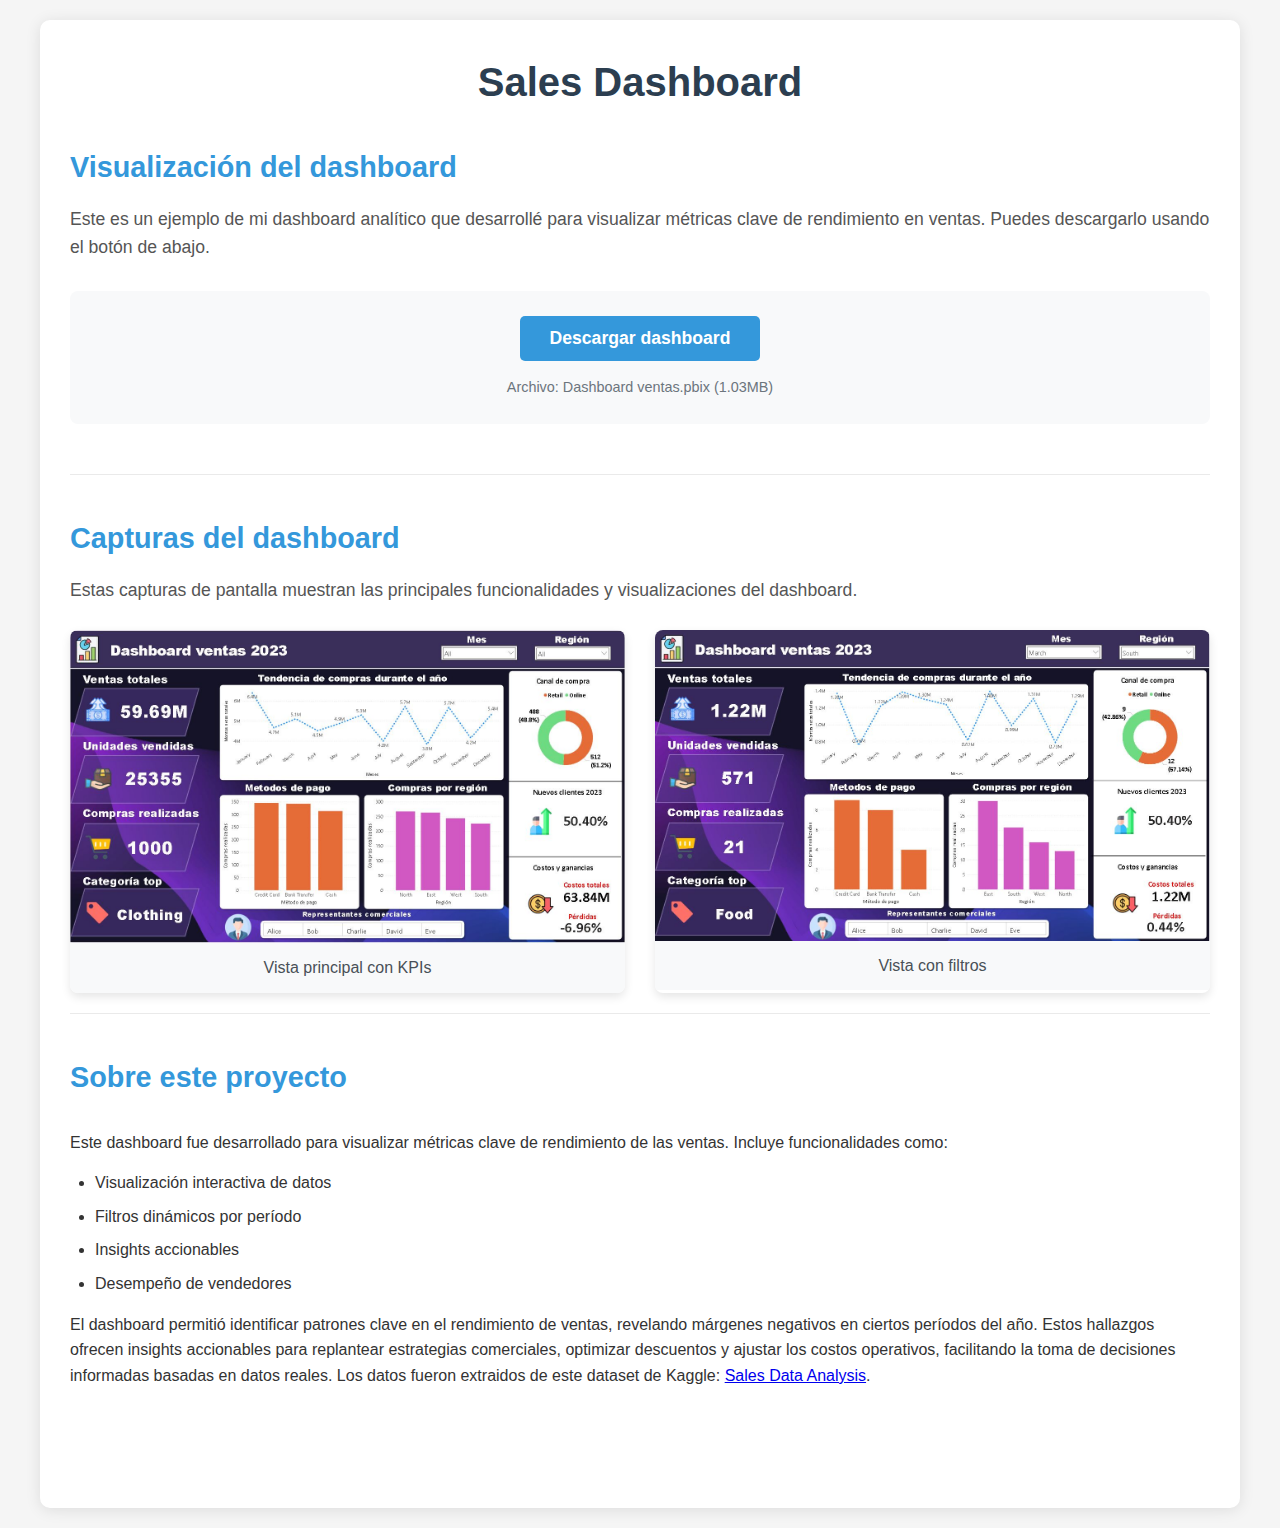
<file: dashboard.html>
<!DOCTYPE html>
<html lang="es">
<head>
    <meta charset="UTF-8">
    <meta name="viewport" content="width=device-width, initial-scale=1.0">
    <title>Dashboard ventas - Portfolio</title>
    <link rel="stylesheet" href="style_dash.css">
</head>
<body>
    <div class="container">
        <h1>Sales Dashboard</h1>
        
        <div class="dashboard-section">
            <h2 class="section-title">Visualización del dashboard</h2>
            <p class="dashboard-description">Este es un ejemplo de mi dashboard analítico que desarrollé para visualizar métricas clave de rendimiento en ventas. Puedes descargarlo usando el botón de abajo.</p>
            
            <div class="download-section">
                <button class="download-btn" id="downloadBtn">Descargar dashboard</button>
                <p class="download-info">Archivo: Dashboard ventas.pbix (1.03MB)</p>
            </div>
        </div>
        
        <div class="dashboard-section">
            <h2 class="section-title">Capturas del dashboard</h2>
            <p class="section-description">Estas capturas de pantalla muestran las principales funcionalidades y visualizaciones del dashboard.</p>
            
            <div class="image-gallery">
                <div class="image-container">
                    <img src="proyecto4.JPG" alt="Vista principal del dashboard" class="dashboard-image">
                    <div class="image-caption">Vista principal con KPIs</div>
                </div>
                <div class="image-container">
                    <img src="cap.JPG" alt="Vista detalle del dashboard" class="dashboard-image">
                    <div class="image-caption">Vista con filtros</div>
                </div>
            </div>
        </div>
        
        <div class="dashboard-section">
            <h2 class="section-title">Sobre este proyecto</h2>
            <div class="project-description">
                <p>Este dashboard fue desarrollado para visualizar métricas clave de rendimiento de las ventas. Incluye funcionalidades como:</p>
                <ul>
                    <li>Visualización interactiva de datos</li>
                    <li>Filtros dinámicos por período</li>
                    <li>Insights accionables</li>
                    <li>Desempeño de vendedores</li>

                </ul>
                <p>El dashboard permitió identificar patrones clave en el rendimiento de ventas, revelando márgenes negativos en ciertos períodos del año. 
                    Estos hallazgos ofrecen insights accionables para replantear estrategias comerciales, optimizar descuentos y ajustar los costos operativos, facilitando la toma de decisiones informadas basadas en datos reales.
                    Los datos fueron extraidos de este dataset de Kaggle: <a href="https://www.kaggle.com/datasets/vinothkannaece/sales-dataset/data" target="_blank">Sales Data Analysis</a>.
            </div>
        </div>
    </div>

    <script src="script.js"></script>
</body>
</html>
</file>
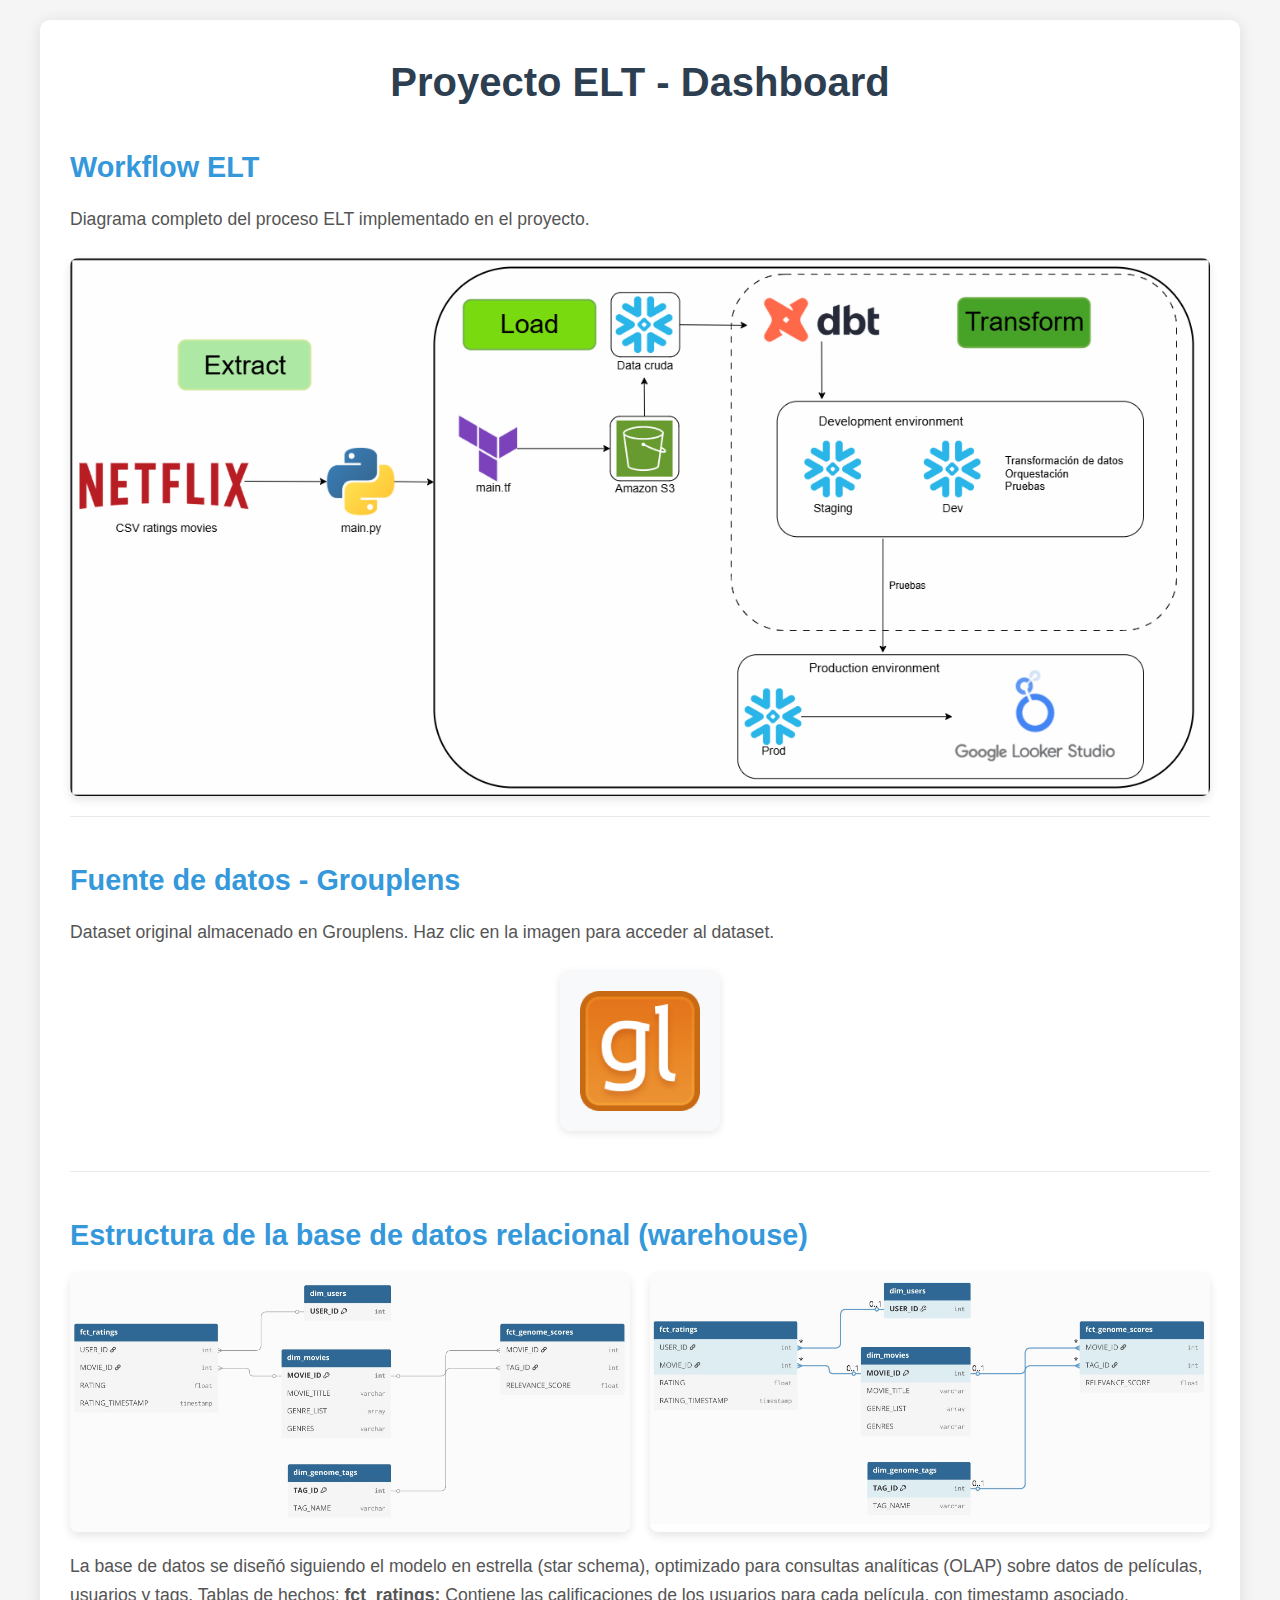
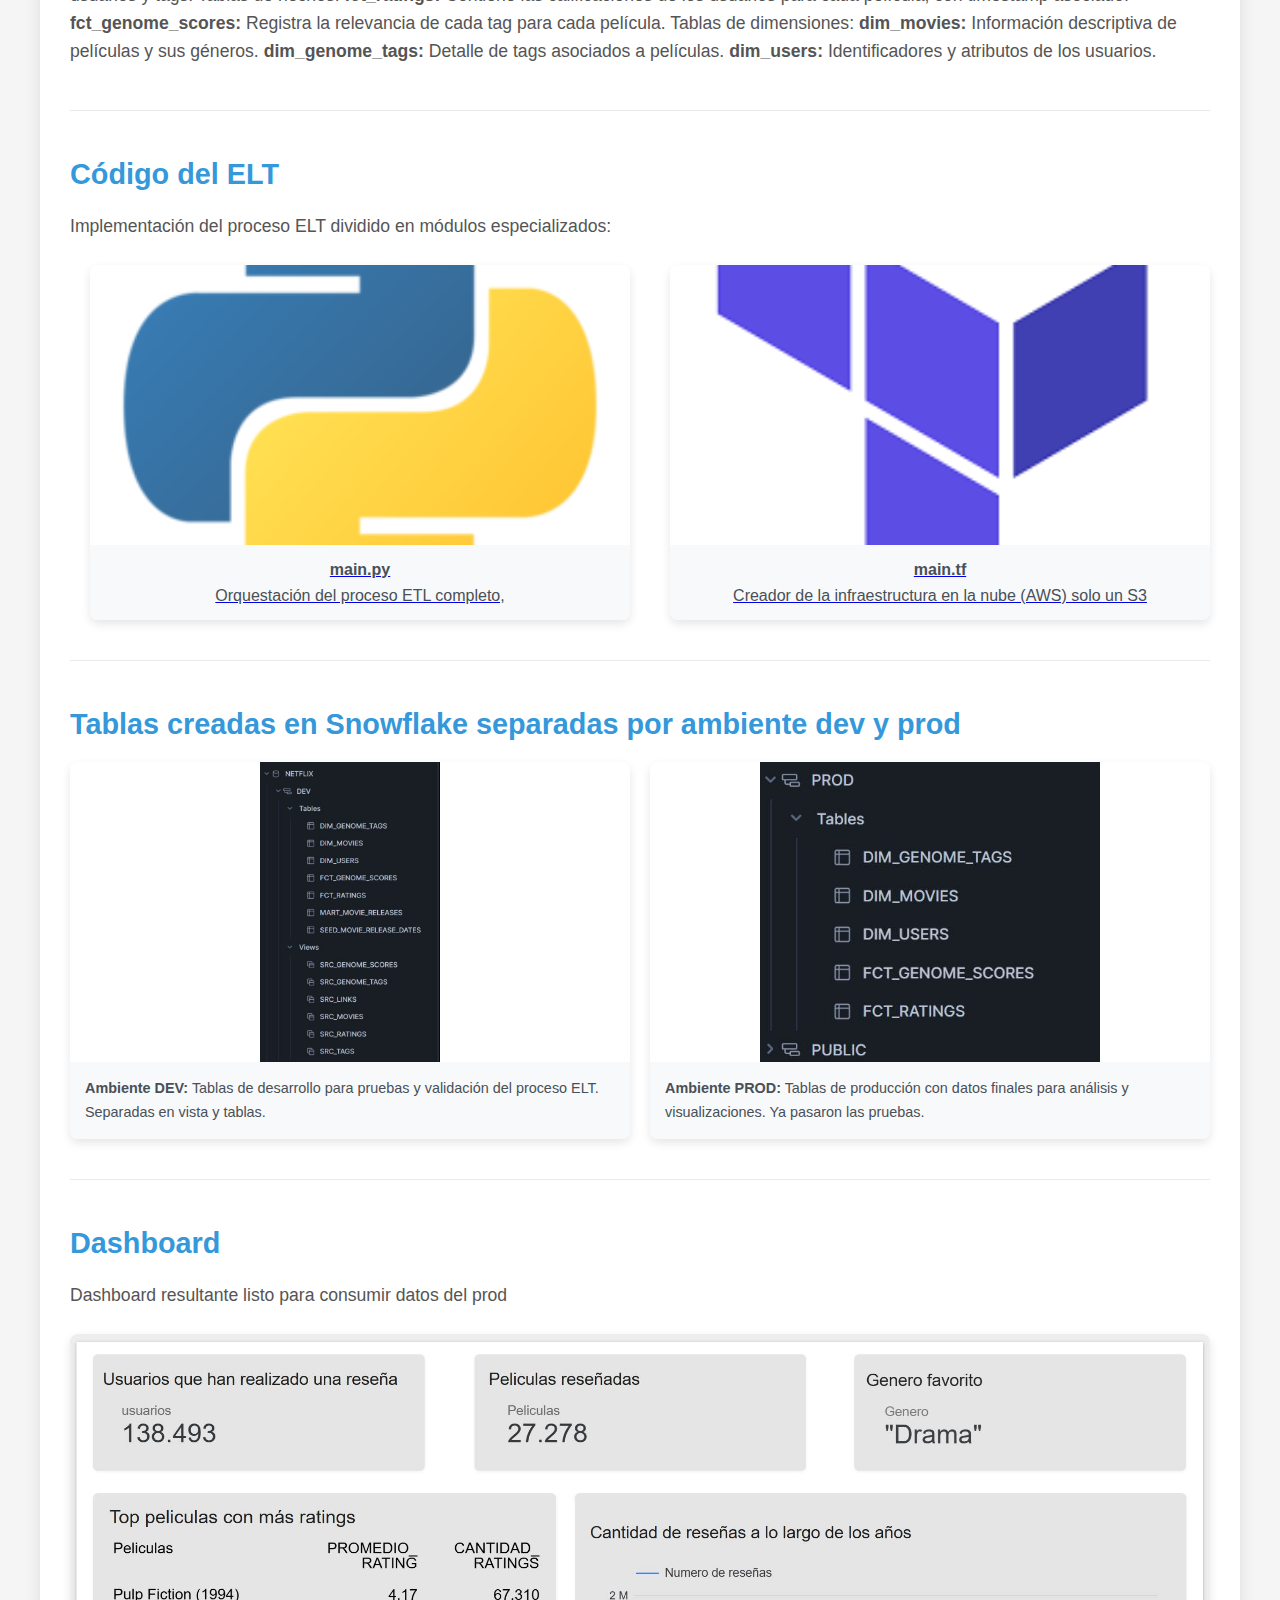
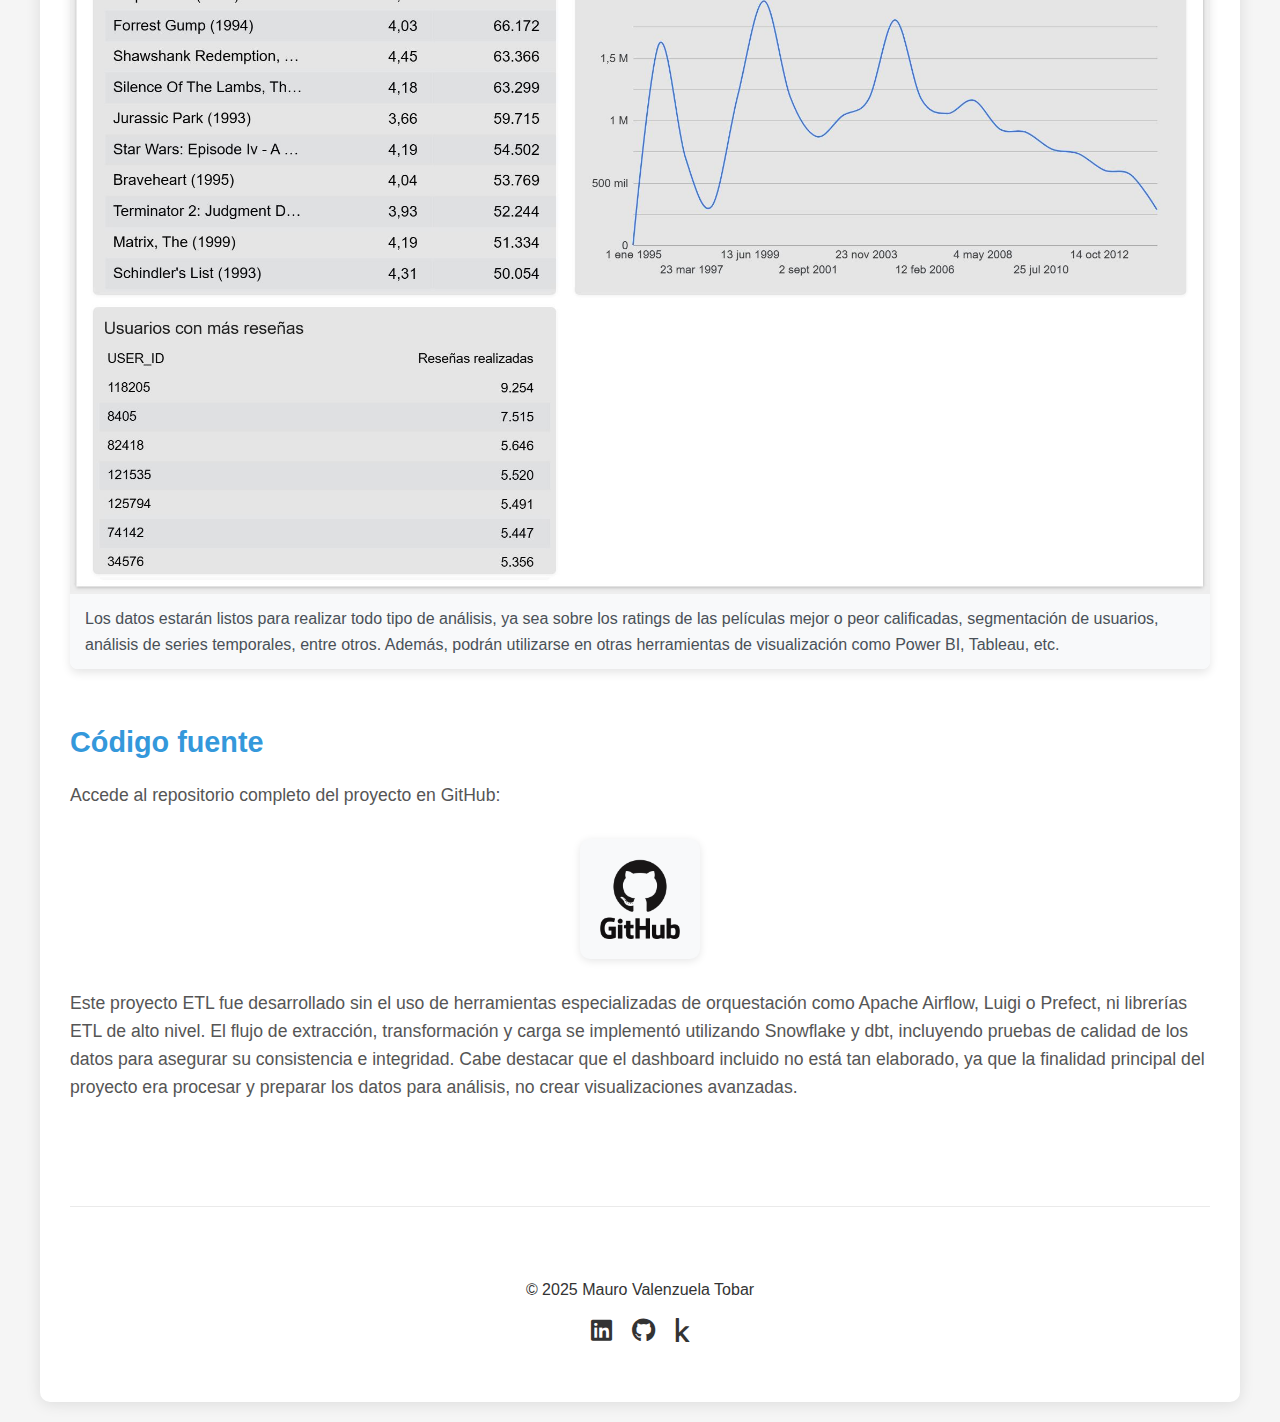
<file: elt.html>
<html lang="es">
<head>
    <meta charset="UTF-8">
    <meta name="viewport" content="width=device-width, initial-scale=1.0">
    <title>Portfolio ETL Dashboard</title>
    <link rel="stylesheet" href="style_elt.css">
    <link rel="stylesheet" href="https://cdnjs.cloudflare.com/ajax/libs/font-awesome/6.0.0/css/all.min.css"> 
</head>
<body>
    <div class="container">
        <!-- Título proyecto -->
        <h1>Proyecto ELT - Dashboard</h1>

        <!-- Workflow ELT -->
        <div class="dashboard-section">
            <h2 class="section-title">Workflow ELT</h2>
            <p class="section-description">Diagrama completo del proceso ELT implementado en el proyecto.</p>
            <div class="workflow-container">
                <img src="/elt-proyecto/ELT netflix.drawio.png" alt="Workflow ELT" class="workflow-image">
            </div>
        </div>

        <!-- Fuente de datos (Grouplens) -->
        <div class="dashboard-section">
            <h2 class="section-title">Fuente de datos - Grouplens</h2>
            <p class="section-description">Dataset original almacenado en Grouplens. Haz clic en la imagen para acceder al dataset.</p>
            <div class="grouplens-container">
                <a href="https://grouplens.org/datasets/movielens/20m/" class="grouplens-link" target="_blank">
                    <img src="/elt-proyecto/5495590.png" alt="grouplens Logo" class="grouplens-logo">
                </a>
            </div>
        </div>

        <!-- Estructura de la RDB -->
        <div class="dashboard-section">
            <h2 class="section-title">Estructura de la base de datos relacional (warehouse)</h2>
            <div class="rdb-gallery">
                <div class="rdb-container">
                    <img src="/elt-proyecto/diagram1db.JPG" alt="Diagrama ER" class="rdb-image">
                </div>
                <div class="rdb-container">
                    <img src="/elt-proyecto/diagram2db.JPG" alt="Relaciones entre Tablas" class="rdb-image">
                </div>
            </div>
            <p class="section-description">La base de datos se diseñó siguiendo el modelo en estrella (star schema), optimizado para consultas analíticas (OLAP) sobre datos de películas, usuarios y tags.

Tablas de hechos:
<b> fct_ratings:</b> Contiene las calificaciones de los usuarios para cada película, con timestamp asociado.
<b> fct_genome_scores:</b> Registra la relevancia de cada tag para cada película.
Tablas de dimensiones:
<b> dim_movies:</b> Información descriptiva de películas y sus géneros.
<b> dim_genome_tags:</b> Detalle de tags asociados a películas.
<b> dim_users:</b> Identificadores y atributos de los usuarios.</p>

        </div>

        <!-- Código Python ETL -->
        <div class="dashboard-section">
            <h2 class="section-title">Código del ELT</h2>
            <p class="section-description">Implementación del proceso ELT dividido en módulos especializados:</p>
            <div class="python-gallery">
                <a href = "https://github.com/Mvt3/ELT-DBT-SNOW/blob/main/main.py" target="_blank"><div class="python-container">
                    <img src="file_type_python_icon_130221 (1).png" alt="main.py" class="python-image">
                    <div class="python-description">
                        <strong>main.py</strong><br>
                        Orquestación del proceso ETL completo, 
                    </div></a>
                </div>
                <a href="https://github.com/Mvt3/ELT-DBT-SNOW/blob/main/main.tf" target="_blank"> <div class="python-container">
                    <img src="/elt-proyecto/terraform.png" alt="terraform" class="python-image">
                    <div class="python-description">
                        <strong>main.tf</strong><br>
                        Creador de la infraestructura en la nube (AWS) solo un S3
                    </div></a>
                </div>
                
                </div>
        </div>

        <!-- tablas -->
      <div class="dashboard-section">
    <h2 class="section-title">Tablas creadas en Snowflake separadas por ambiente dev y prod</h2>
    
    <div class="snowflake-gallery">
        <div class="snowflake-container">
            <img src="/elt-proyecto/dev.JPG" alt="Ambiente Dev" class="snowflake-image">
            <div class="snowflake-description">
                <strong>Ambiente DEV:</strong> Tablas de desarrollo para pruebas y validación del proceso ELT. Separadas en vista y tablas.
            </div>
        </div>
        
        <div class="snowflake-container">
            <img src="/elt-proyecto/prod.JPG" alt="Ambiente Prod" class="snowflake-image">
            <div class="snowflake-description">
                <strong>Ambiente PROD:</strong> Tablas de producción con datos finales para análisis y visualizaciones. Ya pasaron las pruebas.
            </div>
        </div>
    </div>
</div>

        <!-- Dashboard -->
        <div class="dashboard-section">
            <h2 class="section-title">Dashboard</h2>
            <p class="section-description">Dashboard resultante listo para consumir datos del prod</p>
            
            <div class="sql-container">
                <img src="/elt-proyecto/dashboard.JPG" alt="Consulta SQL 1" class="sql-image">
                <div class="sql-description">
                     Los datos estarán listos para realizar todo tipo de análisis, ya sea sobre los ratings de las películas mejor o peor calificadas, segmentación de usuarios, análisis de series temporales, entre otros.
                    Además, podrán utilizarse en otras herramientas de visualización como Power BI, Tableau, etc.
            
                </div>
            </div>    

            <!-- Repositorio GitHub -->
            <div class="dashboard-section">
                <h2 class="section-title">Código fuente</h2>
                <p class="section-description">Accede al repositorio completo del proyecto en GitHub:</p>
                <div class="github-container">
                <a href="https://github.com/Mvt3/ELT-DBT-SNOW/tree/main" class="github-link" target="_blank">
                    <img src="github_original_wordmark_logo_icon_146506.png" alt="GitHub Logo" class="github-logo">
                </a>
            </div>
            <p class="section-description">Este proyecto ETL fue desarrollado sin el uso de herramientas especializadas de orquestación como Apache Airflow, Luigi o Prefect, ni librerías ETL de alto nivel.
El flujo de extracción, transformación y carga se implementó utilizando Snowflake y dbt, incluyendo pruebas de calidad de los datos para asegurar su consistencia e integridad.
Cabe destacar que el dashboard incluido no está tan elaborado, ya que la finalidad principal del proyecto era procesar y preparar los datos para análisis, no crear visualizaciones avanzadas.</p>
        </div>
    </div>


    <!-- Footer -->
    <footer class="footer">
        <div class="footer-content">
            <p>&copy; 2025 Mauro Valenzuela Tobar</p>
            <div class="footer-social">
                <a href="https://www.linkedin.com/in/mauro-valenzuela-tobar" target="_blank" aria-label="LinkedIn">
                    <i class="fab fa-linkedin"></i>
                </a>
                <a href="https://github.com/Mvt3" target="_blank" aria-label="GitHub">
                    <i class="fab fa-github"></i>
                </a>
                <a href="https://kaggle.com/maurovt/code" target="_blank" aria-label="Kaggle">
                    <i class="fab fa-kaggle"></i>
                </a>
            </div>
        </div>
    </footer>
</body>
</html>
</file>
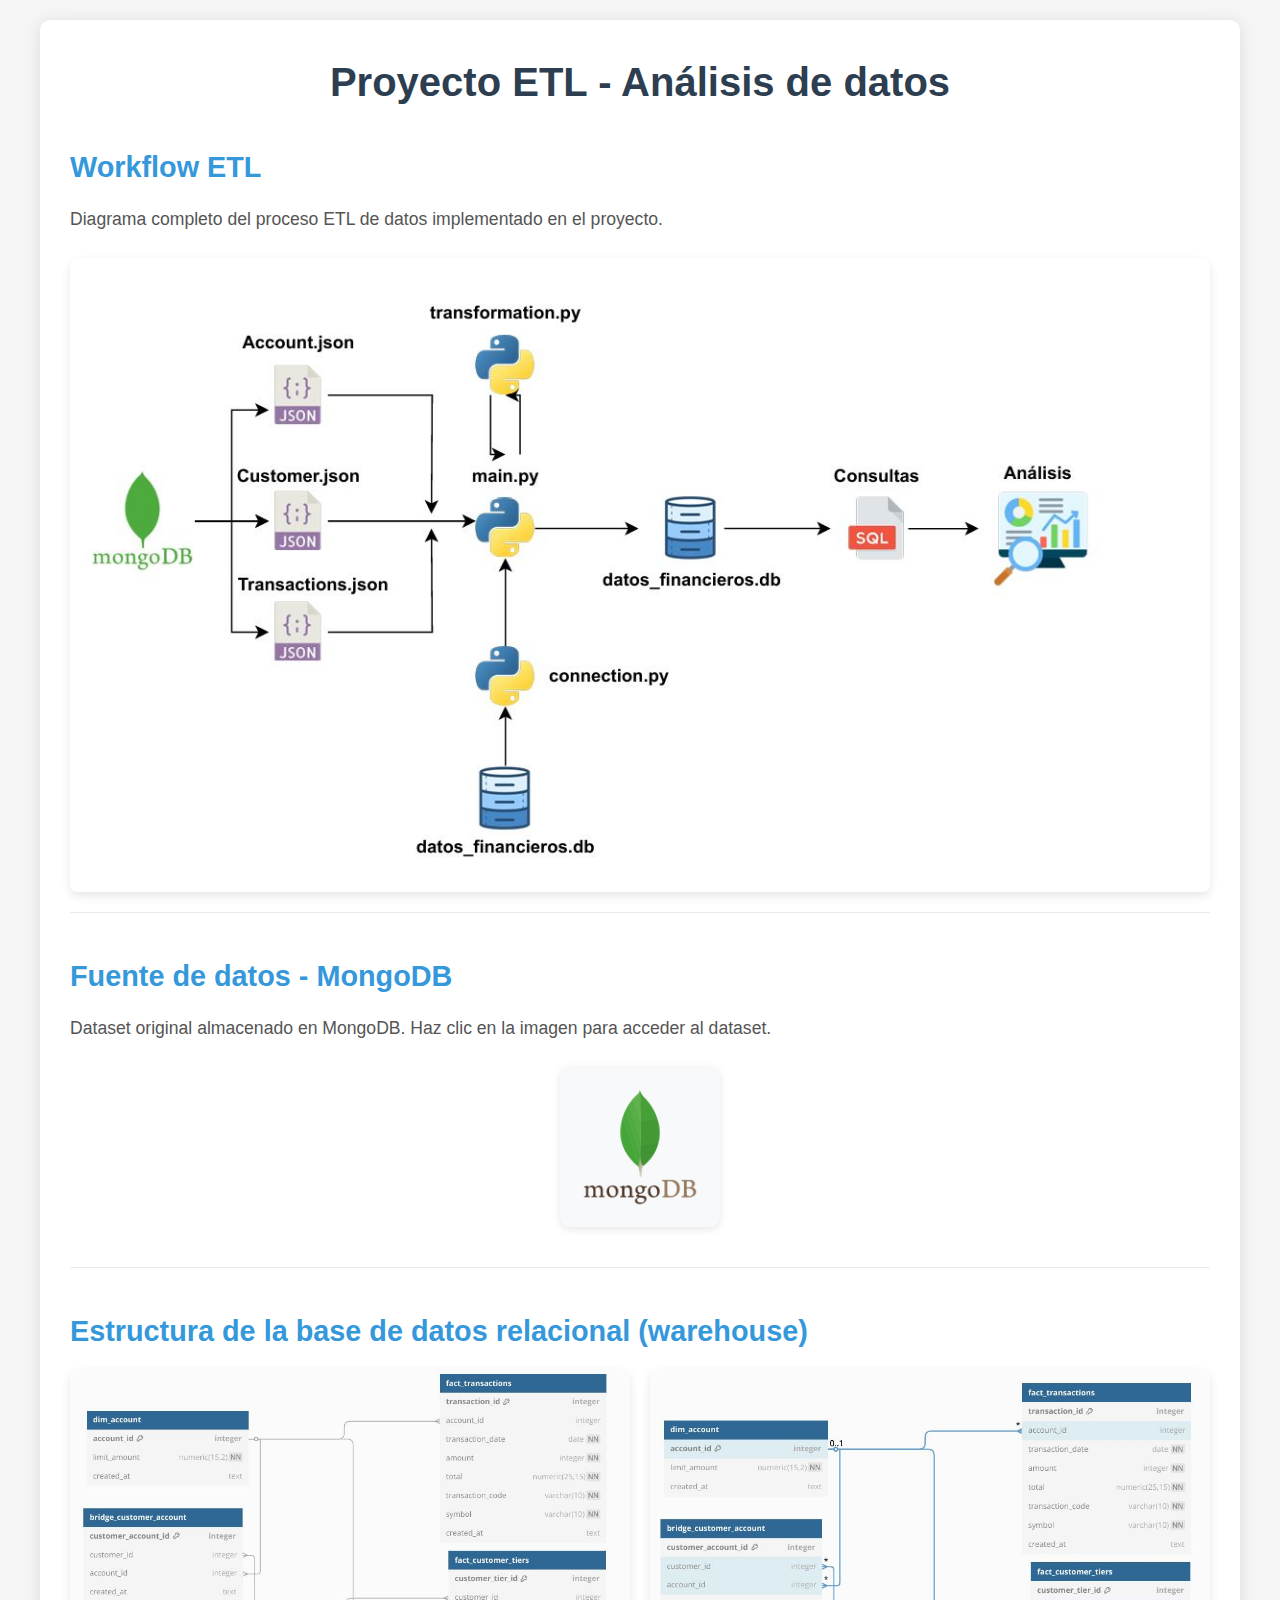
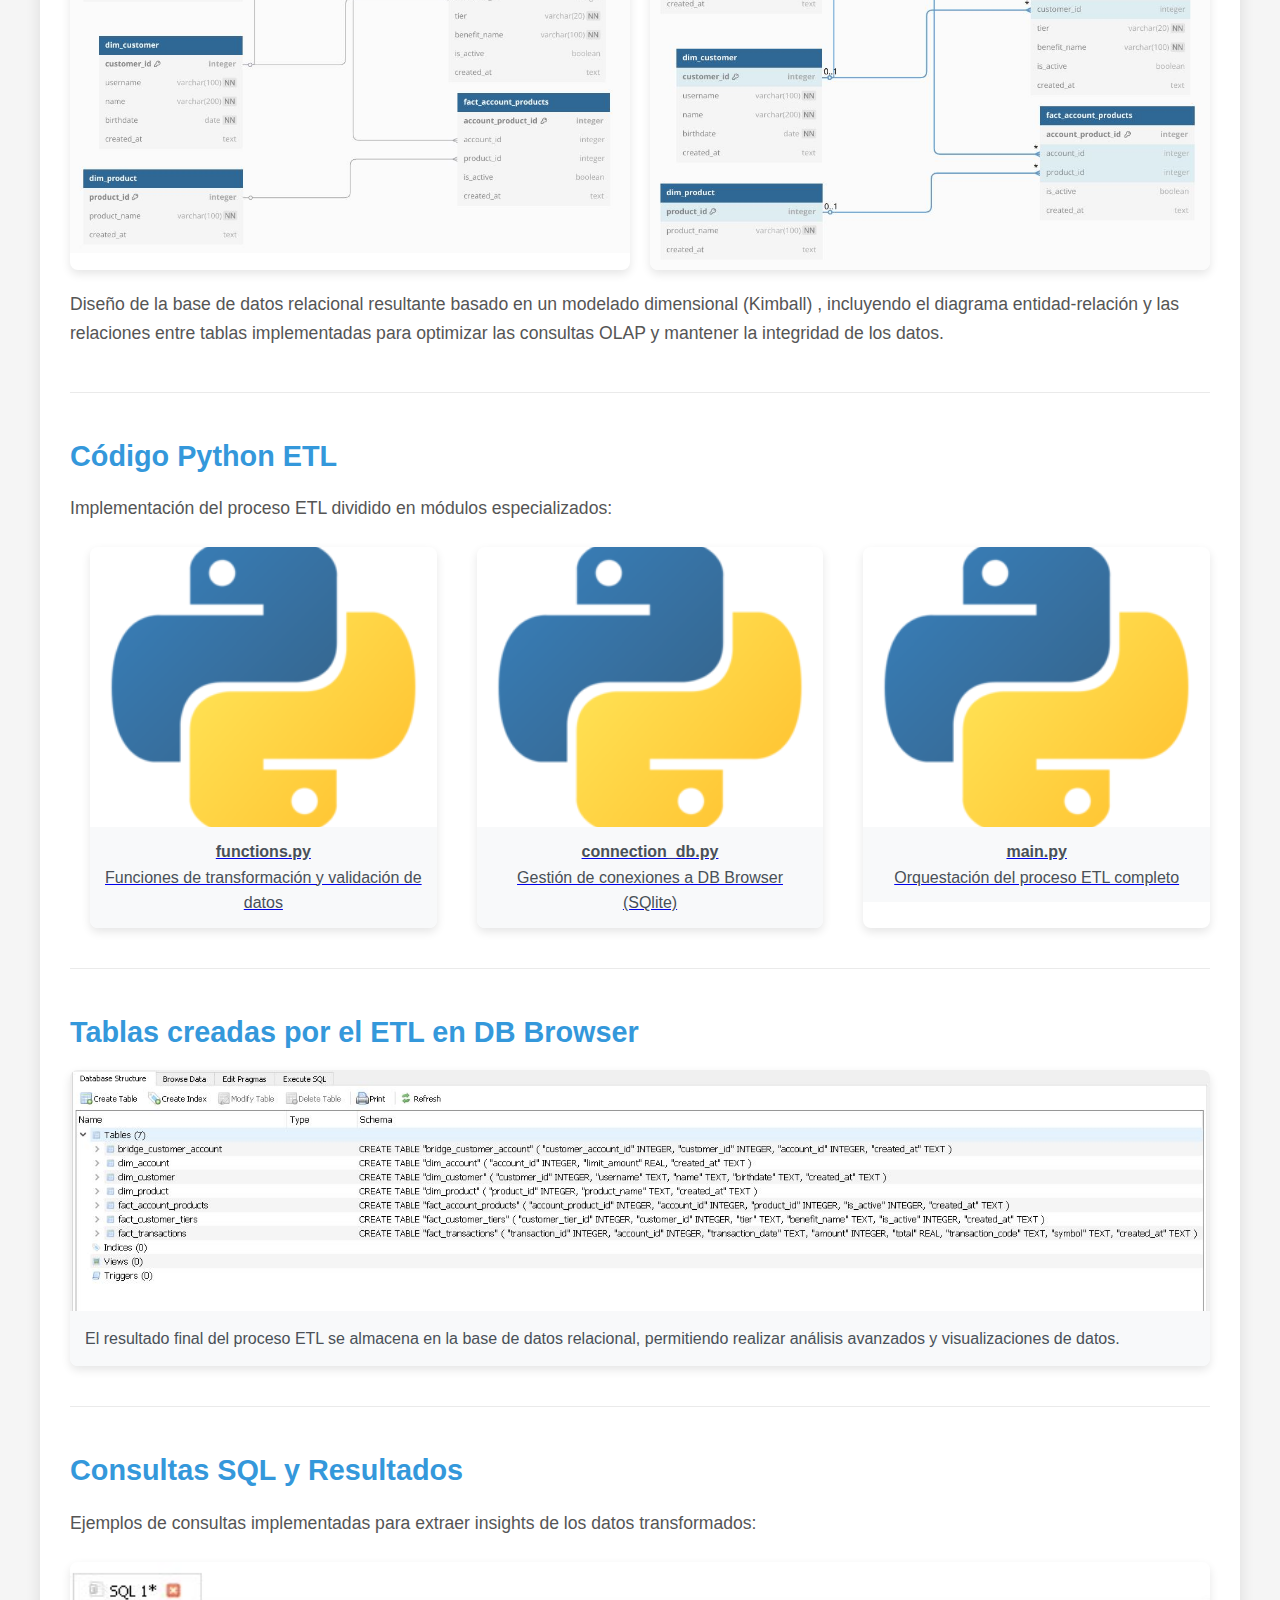
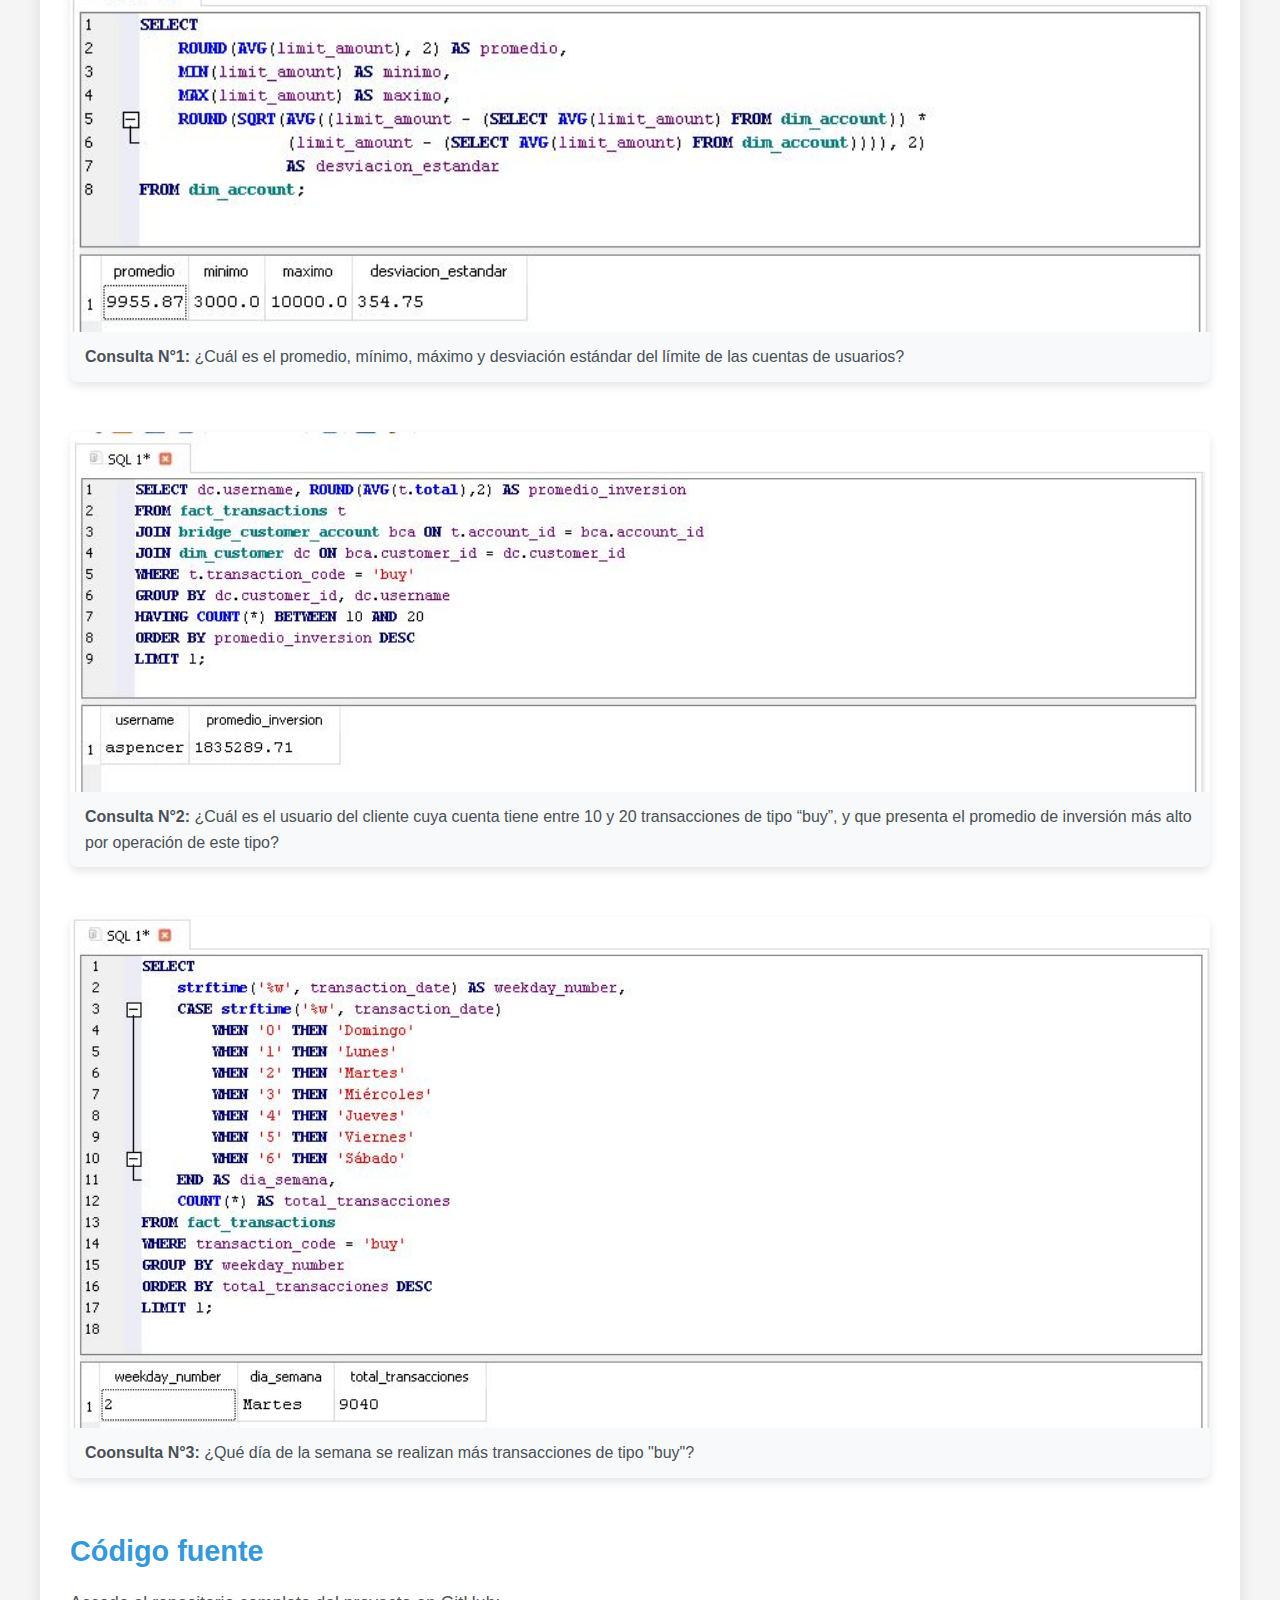
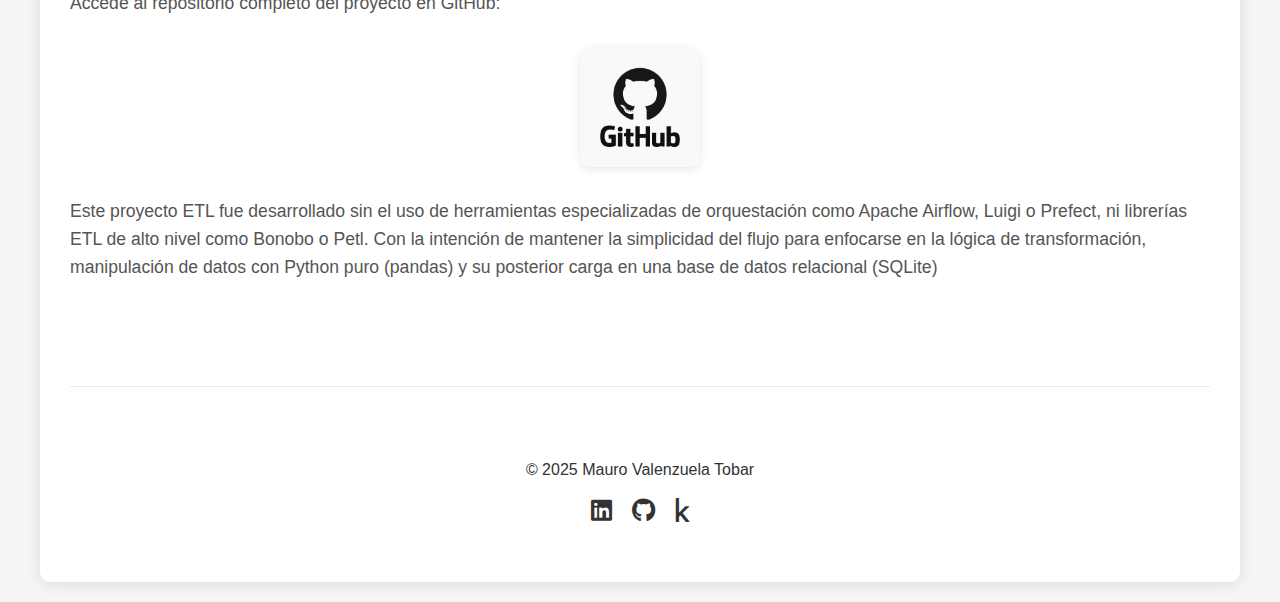
<file: etl.html>
<html lang="es">
<head>
    <meta charset="UTF-8">
    <meta name="viewport" content="width=device-width, initial-scale=1.0">
    <title>Portfolio ETL Dashboard</title>
    <link rel="stylesheet" href="style_etl.css">
    <link rel="stylesheet" href="https://cdnjs.cloudflare.com/ajax/libs/font-awesome/6.0.0/css/all.min.css"> 
</head>
<body>
    <div class="container">
        <!-- Título proyecto -->
        <h1>Proyecto ETL - Análisis de datos</h1>

        <!-- Workflow ETL -->
        <div class="dashboard-section">
            <h2 class="section-title">Workflow ETL</h2>
            <p class="section-description">Diagrama completo del proceso ETL de datos implementado en el proyecto.</p>
            <div class="workflow-container">
                <img src="ETL.JPG" alt="Workflow ETL" class="workflow-image">
            </div>
        </div>

        <!-- Fuente de datos (MongoDB) -->
        <div class="dashboard-section">
            <h2 class="section-title">Fuente de datos - MongoDB</h2>
            <p class="section-description">Dataset original almacenado en MongoDB. Haz clic en la imagen para acceder al dataset.</p>
            <div class="mongodb-container">
                <a href="https://www.mongodb.com/docs/atlas/sample-data/sample-analytics/" class="mongodb-link" target="_blank">
                    <img src="mongodb_original_wordmark_logo_icon_146425.png" alt="MongoDB Logo" class="mongodb-logo">
                </a>
            </div>
        </div>

        <!-- Estructura de la RDB -->
        <div class="dashboard-section">
            <h2 class="section-title">Estructura de la base de datos relacional (warehouse)</h2>
            <div class="rdb-gallery">
                <div class="rdb-container">
                    <img src="diagram1.JPG" alt="Diagrama ER" class="rdb-image">
                </div>
                <div class="rdb-container">
                    <img src="diagram2.JPG" alt="Relaciones entre Tablas" class="rdb-image">
                </div>
            </div>
            <p class="section-description">Diseño de la base de datos relacional resultante basado en un modelado dimensional (Kimball) , incluyendo el diagrama entidad-relación y las relaciones entre tablas implementadas para optimizar las consultas OLAP
                 y mantener la integridad de los datos.</p>
        </div>

        <!-- Código Python ETL -->
        <div class="dashboard-section">
            <h2 class="section-title">Código Python ETL</h2>
            <p class="section-description">Implementación del proceso ETL dividido en módulos especializados:</p>
            <div class="python-gallery">
                <a href = "https://github.com/Mvt3/ETL-json-to-rdbs-/blob/main/src/functions.py" target="_blank"><div class="python-container">
                    <img src="file_type_python_icon_130221 (1).png" alt="Functions.py" class="python-image">
                    <div class="python-description">
                        <strong>functions.py</strong><br>
                        Funciones de transformación y validación de datos
                    </div></a>
                </div>
                <a href="https://github.com/Mvt3/ETL-json-to-rdbs-/blob/main/src/connection_db.py" target="_blank"> <div class="python-container">
                    <img src="file_type_python_icon_130221 (1).png" alt="Connection DB" class="python-image">
                    <div class="python-description">
                        <strong>connection_db.py</strong><br>
                        Gestión de conexiones a DB Browser (SQlite)
                    </div></a>
                </div>
                <a href="https://github.com/Mvt3/ETL-json-to-rdbs-/blob/main/src/main.py" target="_blank"><div class="python-container">
                    <img src="file_type_python_icon_130221 (1).png" alt="Main.py" class="python-image">
                    <div class="python-description">
                        <strong>main.py</strong><br>
                        Orquestación del proceso ETL completo
                    </div></a>
                </div>
            </div>
        </div>

        <!-- tablas -->
        <div class="dashboard-section">
            <h2 class="section-title">Tablas creadas por el ETL en DB Browser</h2>
            <div class="extra-container">
                <img src="tablas.JPG" alt="Análisis Extra" class="extra-image">
                <div class="extra-description">
                    El resultado final del proceso ETL se almacena en la base de datos relacional, permitiendo realizar análisis avanzados y visualizaciones de datos.
                </div>
            </div>
        </div>

        <!-- Consultas SQL -->
        <div class="dashboard-section">
            <h2 class="section-title">Consultas SQL y Resultados</h2>
            <p class="section-description">Ejemplos de consultas implementadas para extraer insights de los datos transformados:</p>
            
            <div class="sql-container">
                <img src="sql1.JPG" alt="Consulta SQL 1" class="sql-image">
                <div class="sql-description">
                    <strong>Consulta N°1:</strong> ¿Cuál es el promedio, mínimo, máximo y desviación estándar del límite de las cuentas de usuarios? 
            
                </div>
            </div>    

            <div class="sql-container">
                <img src="sql2.JPG" alt="Consulta SQL 2" class="sql-image">
                <div class="sql-description">
                    <strong>Consulta N°2:</strong> ¿Cuál es el usuario del cliente cuya cuenta tiene entre 10 y 20 transacciones de tipo “buy”, y que presenta el 
                    promedio de inversión más alto por operación de este tipo? 
                </div>
            </div>


            <div class="sql-container">
                <img src="sql3.JPG" alt="Consulta SQL 3" class="sql-image">
                <div class="sql-description">
                    <strong>Coonsulta N°3:</strong> ¿Qué día de la semana se realizan más transacciones de tipo "buy"?
                </div>
            </div>


        <!-- Repositorio GitHub -->
        <div class="dashboard-section">
            <h2 class="section-title">Código fuente</h2>
            <p class="section-description">Accede al repositorio completo del proyecto en GitHub:</p>
            <div class="github-container">
                <a href="https://github.com/Mvt3/ETL-json-to-rdbs-" class="github-link" target="_blank">
                    <img src="github_original_wordmark_logo_icon_146506.png" alt="GitHub Logo" class="github-logo">
                </a>
            </div>
            <p class="section-description">Este proyecto ETL fue desarrollado sin el uso de herramientas especializadas de orquestación 
                como Apache Airflow, Luigi o Prefect, ni librerías ETL de alto nivel como Bonobo o Petl. Con la intención de  
                mantener la simplicidad del flujo para enfocarse en la lógica de transformación, manipulación de datos con Python puro (pandas) 
                y su posterior carga en una base de datos relacional (SQLite)</p>
        </div>
    </div>


    <!-- Footer -->
    <footer class="footer">
        <div class="footer-content">
            <p>&copy; 2025 Mauro Valenzuela Tobar</p>
            <div class="footer-social">
                <a href="https://www.linkedin.com/in/mauro-valenzuela-tobar" target="_blank" aria-label="LinkedIn">
                    <i class="fab fa-linkedin"></i>
                </a>
                <a href="https://github.com/Mvt3" target="_blank" aria-label="GitHub">
                    <i class="fab fa-github"></i>
                </a>
                <a href="https://kaggle.com/maurovt/code" target="_blank" aria-label="Kaggle">
                    <i class="fab fa-kaggle"></i>
                </a>
            </div>
        </div>
    </footer>
</body>
</html>
</file>
<file: style_dash.css>
* {
    margin: 0;
    padding: 0;
    box-sizing: border-box;
    font-family: 'Arial', sans-serif;
}

body {
    background-color: #f5f5f5;
    color: #333;
    padding: 20px;
    line-height: 1.6;
}
.container {
    max-width: 1200px;
    margin: 0 auto;
    padding: 30px;
    background-color: #fff;
    border-radius: 10px;
    box-shadow: 0 2px 15px rgba(0, 0, 0, 0.1);
}
h1 {
    text-align: center;
    margin-bottom: 30px;
    color: #2c3e50;
    font-size: 2.5rem;
}

.dashboard-section {
    margin-bottom: 40px;
    padding-bottom: 20px;
    border-bottom: 1px solid #eaeaea;
}

.dashboard-section:last-child {
    border-bottom: none;
}

.section-title {
    margin-bottom: 15px;
    color: #3498db;
    font-size: 1.8rem;
}

.dashboard-description, .section-description {
    margin-bottom: 25px;
    color: #555;
    font-size: 1.1rem;
}

.download-section {
    text-align: center;
    margin: 30px 0;
    padding: 25px;
    background-color: #f8f9fa;
    border-radius: 8px;
}

.download-btn {
    display: inline-block;
    padding: 12px 30px;
    background-color: #3498db;
    color: white;
    border: none;
    border-radius: 5px;
    cursor: pointer;
    font-size: 1.1rem;
    font-weight: bold;
    transition: all 0.3s ease;
    margin-bottom: 15px;
}

.download-btn:hover {
    background-color: #2980b9;
    transform: translateY(-2px);
    box-shadow: 0 4px 8px rgba(0, 0, 0, 0.1);
}

.download-info {
    color: #6c757d;
    font-size: 0.9rem;
}

.image-gallery {
    display: flex;
    justify-content: space-between;
    flex-wrap: wrap;
    gap: 30px;
    margin-top: 25px;
}

.image-container {
    flex: 1;
    min-width: 300px;
    border-radius: 8px;
    overflow: hidden;
    box-shadow: 0 4px 10px rgba(0, 0, 0, 0.1);
    transition: transform 0.3s ease;
}

.image-container:hover {
    transform: translateY(-5px);
}

.dashboard-image {
    width: 100%;
    height: auto;
    display: block;
}

.image-caption {
    padding: 12px 15px;
    background-color: #f8f9fa;
    text-align: center;
    font-weight: 500;
    color: #495057;
}

.project-description {
    padding: 15px 0;
}

.project-description p {
    margin-bottom: 15px;
}

.project-description ul {
    margin-left: 25px;
    margin-bottom: 15px;
}

.project-description li {
    margin-bottom: 8px;
}

.footer {
    background-color: var(--secondary-color);
    padding: 30px 0;
    text-align: center;
}
.footer-content {
    max-width: 1200px;
    margin: 0 auto;
    padding: 0 20px;
}
.footer p {
    margin-bottom: 15px;
    color: var(--light-text);
}

.footer-social {
    display: flex;
    gap: 20px;
    justify-content: center;
}

.footer-social a {
    color: var(--light-text);
    font-size: 1.5rem;
    transition: all var(--transition-speed) ease;
}

.footer-social a:hover {
    color: var(--accent-color);
    transform: translateY(-3px);
}

@media (max-width: 768px) {
    .container {
        padding: 20px;
    }
    
    h1 {
        font-size: 2rem;
    }
    
    .section-title {
        font-size: 1.5rem;
    }
    
    .image-gallery {
        flex-direction: column;
    }
    
    .image-container {
        min-width: 100%;
        margin-bottom: 20px;
    }
}
</file>
<file: style_elt.css>
* {
    margin: 0;
    padding: 0;
    box-sizing: border-box;
    font-family: 'Arial', sans-serif;
}

body {
    background-color: #f5f5f5;
    color: #333;
    padding: 20px;
    line-height: 1.6;
}

.container {
    max-width: 1200px;
    margin: 0 auto;
    padding: 30px;
    background-color: #fff;
    border-radius: 10px;
    box-shadow: 0 2px 15px rgba(0, 0, 0, 0.1);
}

h1 {
    text-align: center;
    margin-bottom: 30px;
    color: #2c3e50;
    font-size: 2.5rem;
}

.dashboard-section {
    margin-bottom: 40px;
    padding-bottom: 20px;
    border-bottom: 1px solid #eaeaea;
}

.dashboard-section:last-child {
    border-bottom: none;
}

.section-title {
    margin-bottom: 15px;
    color: #3498db;
    font-size: 1.8rem;
}

.section-description {
    margin-bottom: 25px;
    color: #555;
    font-size: 1.1rem;
}

/* Workflow ETL - Imagen horizontal extensa */
.workflow-container {
    width: 100%;
    border-radius: 8px;
    overflow: hidden;
    box-shadow: 0 4px 10px rgba(0, 0, 0, 0.1);
    transition: transform 0.3s ease;
}

.workflow-container:hover {
    transform: translateY(-3px);
}

.workflow-image {
    width: 100%;
    height: auto;
    display: block;
}

/* Grouplens - Logo clickeable */
.grouplens-container {
    display: flex;
    justify-content: center;
    margin: 20px 0;
}

.grouplens-link {
    display: inline-block;
    padding: 20px;
    background-color: #f8f9fa;
    border-radius: 10px;
    transition: all 0.3s ease;
    box-shadow: 0 2px 8px rgba(0, 0, 0, 0.1);
}

.grouplens-link:hover {
    transform: translateY(-3px);
    box-shadow: 0 4px 15px rgba(0, 0, 0, 0.15);
}

.grouplens-logo {
    width: 120px;
    height: auto;
}

/* Estructura RDB - Dos imágenes horizontales */
.rdb-gallery {
    display: flex;
    justify-content: space-between;
    gap: 20px;
    margin-bottom: 20px;
}

.rdb-container {
    flex: 1;
    border-radius: 8px;
    overflow: hidden;
    box-shadow: 0 4px 10px rgba(0, 0, 0, 0.1);
    transition: transform 0.3s ease;
}

.rdb-container:hover {
    transform: translateY(-3px);
}

.rdb-image {
    width: 100%;
    height: auto;
    display: block;
}

/* Código Python ETL - Tres contenedores horizontales */
.python-gallery {
    display: flex;
    justify-content: space-between;
    gap: 20px;
    margin-bottom: 20px;
}

.python-container {
    flex: 1;
    border-radius: 8px;
    overflow: hidden;
    box-shadow: 0 4px 10px rgba(0, 0, 0, 0.1);
    transition: transform 0.3s ease;
}

.python-container:hover {
    transform: translateY(-3px);
}

.python-image {
    width: 100%;
    height: 280px;
    object-fit: cover;
    display: block;
}

.python-description {
    padding: 12px 15px;
    background-color: #f8f9fa;
    text-align: center;
    font-weight: 500;
    color: #495057;
}

/* Consulta extra - Un contenedor */
.extra-container {
    width: 100%;
    border-radius: 8px;
    overflow: hidden;
    box-shadow: 0 4px 10px rgba(0, 0, 0, 0.1);
    transition: transform 0.3s ease;
    margin-bottom: 20px;
}

.extra-container:hover {
    transform: translateY(-3px);
}



.snowflake-gallery {
    display: flex;
    justify-content: space-between;
    gap: 20px;
    margin-bottom: 20px;
}

.snowflake-container {
    flex: 1;
    border-radius: 8px;
    overflow: hidden;
    box-shadow: 0 4px 10px rgba(0, 0, 0, 0.1);
    transition: transform 0.3s ease;
}

.snowflake-container:hover {
    transform: translateY(-3px);
}

.snowflake-image {
     width: 100%;
    height: auto; 
    max-height: 300px; 
    object-fit: contain; 
    display: block;
}

.snowflake-description {
    padding: 15px;
    background-color: #f8f9fa;
    color: #495057;
    font-size: 0.9rem;
}

.extra-image {
    width: 100%;
    height: auto;
    display: block;
}

.extra-description {
    padding: 15px;
    background-color: #f8f9fa;
    color: #495057;
}

/* Consultas SQL - 3 contenedores en cascada */
.sql-container {
    width: 100%;
    border-radius: 8px;
    overflow: hidden;
    box-shadow: 0 4px 10px rgba(0, 0, 0, 0.1);
    transition: transform 0.3s ease;
    margin-bottom: 50px;
}

.sql-container:hover {
    transform: translateY(-3px);
}

.sql-image {
    width: 100%;
    height: auto;
    display: block;
}

.sql-description {
    padding: 12px 15px;
    background-color: #f8f9fa;
    color: #495057;
}

/* GitHub - Logo clickeable */
.github-container {
    display: flex;
    justify-content: center;
    margin: 30px 0;
}

.github-link {
    display: inline-block;
    padding: 20px;
    background-color: #f8f9fa;
    border-radius: 10px;
    transition: all 0.3s ease;
    box-shadow: 0 2px 8px rgba(0, 0, 0, 0.1);
}

.github-link:hover {
    transform: translateY(-3px);
    box-shadow: 0 4px 15px rgba(0, 0, 0, 0.15);
    background-color: #e9ecef;
}

.github-logo {
    width: 80px;
    height: auto;
}


.footer {
    background-color: var(--secondary-color);
    padding: 30px 0;
    text-align: center;
}
.footer-content {
    max-width: 1200px;
    margin: 0 auto;
    padding: 0 20px;
}
.footer p {
    margin-bottom: 15px;
    color: var(--light-text);
}

.footer-social {
    display: flex;
    gap: 20px;
    justify-content: center;
}

.footer-social a {
    color: var(--light-text);
    font-size: 1.5rem;
    transition: all var(--transition-speed) ease;
}

.footer-social a:hover {
    color: var(--accent-color);
    transform: translateY(-3px);
}

/* Responsive */
@media (max-width: 768px) {
    .container {
        padding: 20px;
    }
    
    h1 {
        font-size: 2rem;
    }
    
    .section-title {
        font-size: 1.5rem;
    }
    
    .rdb-gallery, .python-gallery {
        flex-direction: column;
    }
    
    .rdb-container, .python-container {
        margin-bottom: 20px;
    }
    
    .mongodb-logo {
        width: 100px;
    }
    
    .github-logo {
        width: 60px;
    }
}
</file>
<file: style_etl.css>
* {
    margin: 0;
    padding: 0;
    box-sizing: border-box;
    font-family: 'Arial', sans-serif;
}

body {
    background-color: #f5f5f5;
    color: #333;
    padding: 20px;
    line-height: 1.6;
}

.container {
    max-width: 1200px;
    margin: 0 auto;
    padding: 30px;
    background-color: #fff;
    border-radius: 10px;
    box-shadow: 0 2px 15px rgba(0, 0, 0, 0.1);
}

h1 {
    text-align: center;
    margin-bottom: 30px;
    color: #2c3e50;
    font-size: 2.5rem;
}

.dashboard-section {
    margin-bottom: 40px;
    padding-bottom: 20px;
    border-bottom: 1px solid #eaeaea;
}

.dashboard-section:last-child {
    border-bottom: none;
}

.section-title {
    margin-bottom: 15px;
    color: #3498db;
    font-size: 1.8rem;
}

.section-description {
    margin-bottom: 25px;
    color: #555;
    font-size: 1.1rem;
}

/* Workflow ETL - Imagen horizontal extensa */
.workflow-container {
    width: 100%;
    border-radius: 8px;
    overflow: hidden;
    box-shadow: 0 4px 10px rgba(0, 0, 0, 0.1);
    transition: transform 0.3s ease;
}

.workflow-container:hover {
    transform: translateY(-3px);
}

.workflow-image {
    width: 100%;
    height: auto;
    display: block;
}

/* MongoDB - Logo clickeable */
.mongodb-container {
    display: flex;
    justify-content: center;
    margin: 20px 0;
}

.mongodb-link {
    display: inline-block;
    padding: 20px;
    background-color: #f8f9fa;
    border-radius: 10px;
    transition: all 0.3s ease;
    box-shadow: 0 2px 8px rgba(0, 0, 0, 0.1);
}

.mongodb-link:hover {
    transform: translateY(-3px);
    box-shadow: 0 4px 15px rgba(0, 0, 0, 0.15);
}

.mongodb-logo {
    width: 120px;
    height: auto;
}

/* Estructura RDB - Dos imágenes horizontales */
.rdb-gallery {
    display: flex;
    justify-content: space-between;
    gap: 20px;
    margin-bottom: 20px;
}

.rdb-container {
    flex: 1;
    border-radius: 8px;
    overflow: hidden;
    box-shadow: 0 4px 10px rgba(0, 0, 0, 0.1);
    transition: transform 0.3s ease;
}

.rdb-container:hover {
    transform: translateY(-3px);
}

.rdb-image {
    width: 100%;
    height: auto;
    display: block;
}

/* Código Python ETL - Tres contenedores horizontales */
.python-gallery {
    display: flex;
    justify-content: space-between;
    gap: 20px;
    margin-bottom: 20px;
}

.python-container {
    flex: 1;
    border-radius: 8px;
    overflow: hidden;
    box-shadow: 0 4px 10px rgba(0, 0, 0, 0.1);
    transition: transform 0.3s ease;
}

.python-container:hover {
    transform: translateY(-3px);
}

.python-image {
    width: 100%;
    height: 280px;
    object-fit: cover;
    display: block;
}

.python-description {
    padding: 12px 15px;
    background-color: #f8f9fa;
    text-align: center;
    font-weight: 500;
    color: #495057;
}

/* Consulta extra - Un contenedor */
.extra-container {
    width: 100%;
    border-radius: 8px;
    overflow: hidden;
    box-shadow: 0 4px 10px rgba(0, 0, 0, 0.1);
    transition: transform 0.3s ease;
    margin-bottom: 20px;
}

.extra-container:hover {
    transform: translateY(-3px);
}

.extra-image {
    width: 100%;
    height: auto;
    display: block;
}

.extra-description {
    padding: 15px;
    background-color: #f8f9fa;
    color: #495057;
}

/* Consultas SQL - 3 contenedores en cascada */
.sql-container {
    width: 100%;
    border-radius: 8px;
    overflow: hidden;
    box-shadow: 0 4px 10px rgba(0, 0, 0, 0.1);
    transition: transform 0.3s ease;
    margin-bottom: 50px;
}

.sql-container:hover {
    transform: translateY(-3px);
}

.sql-image {
    width: 100%;
    height: auto;
    display: block;
}

.sql-description {
    padding: 12px 15px;
    background-color: #f8f9fa;
    color: #495057;
}

/* GitHub - Logo clickeable */
.github-container {
    display: flex;
    justify-content: center;
    margin: 30px 0;
}

.github-link {
    display: inline-block;
    padding: 20px;
    background-color: #f8f9fa;
    border-radius: 10px;
    transition: all 0.3s ease;
    box-shadow: 0 2px 8px rgba(0, 0, 0, 0.1);
}

.github-link:hover {
    transform: translateY(-3px);
    box-shadow: 0 4px 15px rgba(0, 0, 0, 0.15);
    background-color: #e9ecef;
}

.github-logo {
    width: 80px;
    height: auto;
}


.footer {
    background-color: var(--secondary-color);
    padding: 30px 0;
    text-align: center;
}
.footer-content {
    max-width: 1200px;
    margin: 0 auto;
    padding: 0 20px;
}
.footer p {
    margin-bottom: 15px;
    color: var(--light-text);
}

.footer-social {
    display: flex;
    gap: 20px;
    justify-content: center;
}

.footer-social a {
    color: var(--light-text);
    font-size: 1.5rem;
    transition: all var(--transition-speed) ease;
}

.footer-social a:hover {
    color: var(--accent-color);
    transform: translateY(-3px);
}

/* Responsive */
@media (max-width: 768px) {
    .container {
        padding: 20px;
    }
    
    h1 {
        font-size: 2rem;
    }
    
    .section-title {
        font-size: 1.5rem;
    }
    
    .rdb-gallery, .python-gallery {
        flex-direction: column;
    }
    
    .rdb-container, .python-container {
        margin-bottom: 20px;
    }
    
    .mongodb-logo {
        width: 100px;
    }
    
    .github-logo {
        width: 60px;
    }
}
</file>
